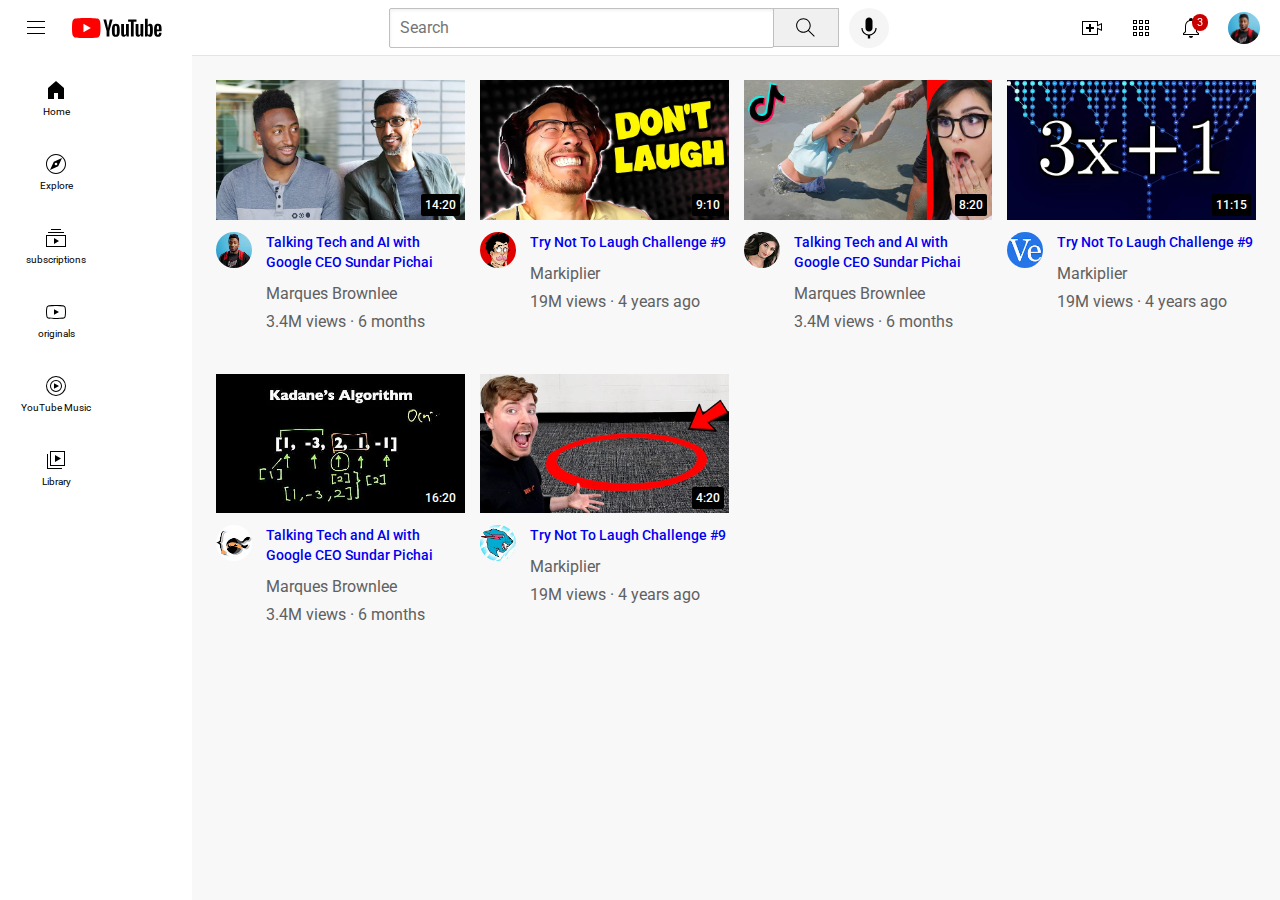
<file: index.html>
<!DOCTYPE html>
<html>
  <head>
    <link rel="preconnect" href="https://fonts.googleapis.com">
    <link rel="preconnect" href="https://fonts.gstatic.com" crossorigin>
    <link href="https://fonts.googleapis.com/css2?family=Roboto:wght@400;700&display=swap" rel="stylesheet">
    <link rel="stylesheet" href="styles/general.css">
    <link rel="stylesheet" href="styles/header.css">
    <link rel="stylesheet" href="styles/video.css">
    <link rel="stylesheet" href="styles/side-bar.css">
  </head>
  <body>
    <header class="header">
      <div class="left-section">
        <img class="hamburger-menu" src="icons/hamburger-menu.svg" alt="">
        <img class="youtube-logo" src="icons/youtube-logo.svg" alt="">

      </div>

      <div class="middle-section">
        <input class="search-bar" type="text" placeholder="Search">
        
        <button class="search-button">
          <img class="search-icon" src="icons/search.svg" alt="">
          <div class="tooltip">search</div>
        </button>
        <button class="voice-search-button">
          <img class="voice-search-ixon" src="icons/voice-search-icon.svg" alt="">
          <div class="tooltip">Search with your voice</div>
        </button>
      </div>
      <div class="right-section">
        <div class="upload-icon-container">
          <img class="upload-icon" src="icons/upload.svg" alt="">

          <div class="tooltip">Create</div>
        </div>
        <div class="youtube-apps-container">
          <img class="youtube-apps-icon" src="icons/youtube-apps.svg" alt="">
          <div class="tooltip">YouTube apps</div>
        </div>
        <div class="notifications-icon-container">
          <div class="notifications-container">
            <img class="notifications-icon" src="icons/notifications.svg" alt="">
            <div class="tooltip">notifications</div>
          </div>
          <div class="notifications-count">3</div>
        </div>
        <img class="current-user-picture" src="channel-pictures/channel-1.jpeg" alt="">
      </div>
    </header>
    
    <nav class="sidebar">
      <div class="sidebar-link">
        <img src="icons/home.svg" alt="">
        <div>Home</div>
      </div>
      <div class="sidebar-link">
        <img src="icons/explore.svg" alt="">
        <div>Explore</div>
      </div>
      <div class="sidebar-link">
        <img src="icons/subscriptions.svg" alt="">
        <div>subscriptions</div>
      </div>
      <div class="sidebar-link">
        <img src="icons/originals.svg" alt="">
        <div>originals</div>
      </div>
      <div class="sidebar-link">
        <img src="icons/youtube-music.svg" alt="">
        <div>YouTube Music</div>
      </div>
      <div class="sidebar-link">
        <img src="icons/library.svg" alt="">
        <div>Library</div>
      </div>
    </nav>
    
    
    <main>
      <section class="video-grid">

        <div class="video-preview"> 
        
          <div class="thumbnail-row">
            <img class="thumbnail" src="thumbnails/thumbnail-1.webp" alt="">
            <div class="video-time">14:20</div>
          </div>
      
          <div class="video-info-grid">
            <div class="channel-picture"> 
              <div class="profile-picture-container">
                <img class="profile-picture" src="channel-pictures/channel-1.jpeg" alt="">

              
                <div class="channel-tooltip">
                  <img class="channel-tooltip-picture" src="channel-pictures/channel-1.jpeg" alt="">
                  <div class="channel-tooltip-info">
                    <div class="channel-tooltip-name">Marques Brownlee    
                    </div>
                    <div class="channel-tooltip-stat">
                      15M subscribers
                    </div>
                    
                  </div>

                </div>
              </div>  
            </div>
            <div class="video-info">
              <p class="video-title"><a href="#"> Talking Tech and AI with Google CEO Sundar Pichai</a></p>
              <p class="video-author">Marques Brownlee</p>
              <p class="video-stats">3.4M views &#183; 6 months</p>
      
            </div>
          </div>  
        </div>
      
      
        <div class="video-preview"> 
          <div class="thumbnail-row">
            <img class="thumbnail" src="thumbnails/thumbnail-2.webp" alt="">
            <div class="video-time">9:10</div>
          </div>
          <div class="video-info-grid">
            <div class="channel-picture">
              <img class="profile-picture" src="channel-pictures/channel-2.jpeg" alt="">
      
            </div>
            <div class="video-info">
              <p class="video-title"><a href="#">Try Not To Laugh Challenge #9</a></p>
              <p class="video-author">Markiplier</p>
              <p class="video-stats">19M views &#183; 4 years ago</p>
      
            </div>
          </div>
        </div>
      
      
        <div class="video-preview"> 
        
          <div class="thumbnail-row">
            <img class="thumbnail" src="thumbnails/thumbnail-3.webp" alt="" >
            <div class="video-time">8:20</div>
          </div>
      
          <div class="video-info-grid">
            <div class="channel-picture">    
                <img class="profile-picture" src="channel-pictures/channel-3.jpeg" alt="">
            </div>
            <div class="video-info">
              <p class="video-title"><a href="#">Talking Tech and AI with Google CEO Sundar Pichai</a></p>
              <p class="video-author">Marques Brownlee</p>
              <p class="video-stats">3.4M views &#183; 6 months</p>
      
            </div>
          </div>  
        </div>
      
      
        <div class="video-preview"> 
          <div class="thumbnail-row">
            <img class="thumbnail" src="thumbnails/thumbnail-4.webp" alt="">
            <div class="video-time">11:15</div>
          </div>
          <div class="video-info-grid">
            <div class="channel-picture">
              <img class="profile-picture" src="channel-pictures/channel-4.jpeg" alt="">
      
            </div>
            <div class="video-info">
              <p class="video-title"><a href="#">Try Not To Laugh Challenge #9</a></p>
              <p class="video-author">Markiplier</p>
              <p class="video-stats">19M views &#183; 4 years ago</p>
          </div>
          </div>
          
      
      
          
        </div>
      
      
        <div class="video-preview"> 
        
          <div class="thumbnail-row">
            <img class="thumbnail" src="thumbnails/thumbnail-5.webp" alt="">
            <div class="video-time">16:20</div>
          </div>
      
          <div class="video-info-grid">
            <div class="channel-picture">    
                <img class="profile-picture" src="channel-pictures/channel-5.jpeg" alt="">
            </div>
            <div class="video-info">
              <p class="video-title"><a href="#">Talking Tech and AI with Google CEO Sundar Pichai</a></p>
              <p class="video-author">Marques Brownlee</p>
              <p class="video-stats">3.4M views &#183; 6 months</p>
      
            </div>
          </div>  
        </div>
      
      
        <div class="video-preview"> 
          <div class="thumbnail-row">
            <img class="thumbnail" src="thumbnails/thumbnail-6.webp" alt="">
            <div class="video-time">4:20</div>
          </div>
          <div class="video-info-grid">
            <div class="channel-picture">
              <img class="profile-picture" src="channel-pictures/channel-6.jpeg" alt="">
      
            </div>
            <div class="video-info">
              <p class="video-title"><a href="#">Try Not To Laugh Challenge #9</a></p>
              <p class="video-author">Markiplier</p>
              <p class="video-stats">19M views &#183; 4 years ago</p>
            </div>
          </div>
        </div>
      </section>
  </main>
  </body>
</html>
</file>
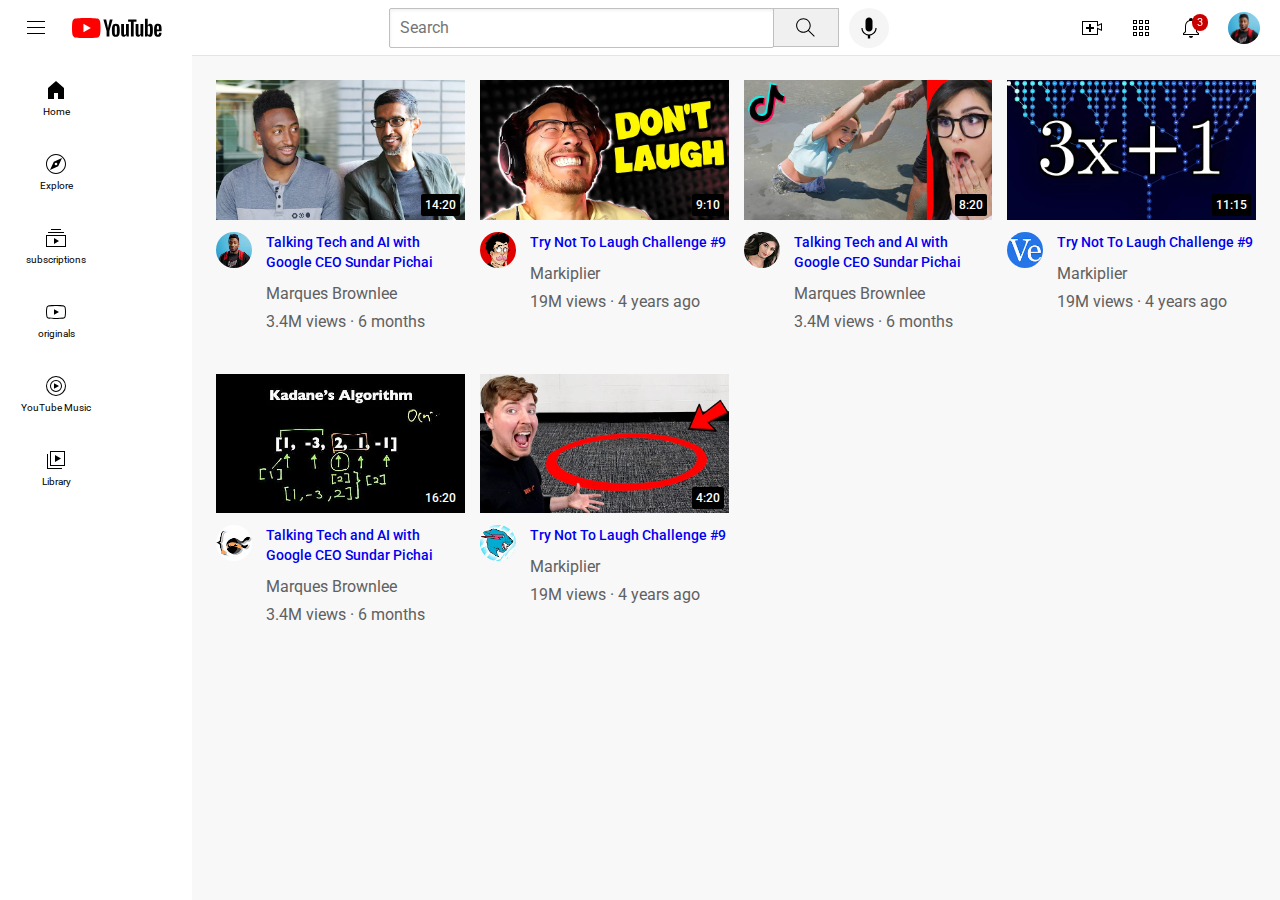
<file: YouTube.html>
<!DOCTYPE html>
<html>
  <head>
    <link rel="preconnect" href="https://fonts.googleapis.com">
    <link rel="preconnect" href="https://fonts.gstatic.com" crossorigin>
    <link href="https://fonts.googleapis.com/css2?family=Roboto:wght@400;700&display=swap" rel="stylesheet">
    <link rel="stylesheet" href="styles/general.css">
    <link rel="stylesheet" href="styles/header.css">
    <link rel="stylesheet" href="styles/video.css">
    <link rel="stylesheet" href="styles/side-bar.css">
  </head>
  <body>
    <header class="header">
      <div class="left-section">
        <img class="hamburger-menu" src="icons/hamburger-menu.svg" alt="">
        <img class="youtube-logo" src="icons/youtube-logo.svg" alt="">

      </div>

      <div class="middle-section">
        <input class="search-bar" type="text" placeholder="Search">
        
        <button class="search-button">
          <img class="search-icon" src="icons/search.svg" alt="">
          <div class="tooltip">search</div>
        </button>
        <button class="voice-search-button">
          <img class="voice-search-ixon" src="icons/voice-search-icon.svg" alt="">
          <div class="tooltip">Search with your voice</div>
        </button>
      </div>
      <div class="right-section">
        <div class="upload-icon-container">
          <img class="upload-icon" src="icons/upload.svg" alt="">

          <div class="tooltip">Create</div>
        </div>
        <div class="youtube-apps-container">
          <img class="youtube-apps-icon" src="icons/youtube-apps.svg" alt="">
          <div class="tooltip">YouTube apps</div>
        </div>
        <div class="notifications-icon-container">
          <div class="notifications-container">
            <img class="notifications-icon" src="icons/notifications.svg" alt="">
            <div class="tooltip">notifications</div>
          </div>
          <div class="notifications-count">3</div>
        </div>
        <img class="current-user-picture" src="channel-pictures/channel-1.jpeg" alt="">
      </div>
    </header>
    
    <nav class="sidebar">
      <div class="sidebar-link">
        <img src="icons/home.svg" alt="">
        <div>Home</div>
      </div>
      <div class="sidebar-link">
        <img src="icons/explore.svg" alt="">
        <div>Explore</div>
      </div>
      <div class="sidebar-link">
        <img src="icons/subscriptions.svg" alt="">
        <div>subscriptions</div>
      </div>
      <div class="sidebar-link">
        <img src="icons/originals.svg" alt="">
        <div>originals</div>
      </div>
      <div class="sidebar-link">
        <img src="icons/youtube-music.svg" alt="">
        <div>YouTube Music</div>
      </div>
      <div class="sidebar-link">
        <img src="icons/library.svg" alt="">
        <div>Library</div>
      </div>
    </nav>
    
    
    <main>
      <section class="video-grid">

        <div class="video-preview"> 
        
          <div class="thumbnail-row">
            <img class="thumbnail" src="thumbnails/thumbnail-1.webp" alt="">
            <div class="video-time">14:20</div>
          </div>
      
          <div class="video-info-grid">
            <div class="channel-picture"> 
              <div class="profile-picture-container">
                <img class="profile-picture" src="channel-pictures/channel-1.jpeg" alt="">

              
                <div class="channel-tooltip">
                  <img class="channel-tooltip-picture" src="channel-pictures/channel-1.jpeg" alt="">
                  <div class="channel-tooltip-info">
                    <div class="channel-tooltip-name">Marques Brownlee    
                    </div>
                    <div class="channel-tooltip-stat">
                      15M subscribers
                    </div>
                    
                  </div>

                </div>
              </div>  
            </div>
            <div class="video-info">
              <p class="video-title"><a href="#"> Talking Tech and AI with Google CEO Sundar Pichai</a></p>
              <p class="video-author">Marques Brownlee</p>
              <p class="video-stats">3.4M views &#183; 6 months</p>
      
            </div>
          </div>  
        </div>
      
      
        <div class="video-preview"> 
          <div class="thumbnail-row">
            <img class="thumbnail" src="thumbnails/thumbnail-2.webp" alt="">
            <div class="video-time">9:10</div>
          </div>
          <div class="video-info-grid">
            <div class="channel-picture">
              <img class="profile-picture" src="channel-pictures/channel-2.jpeg" alt="">
      
            </div>
            <div class="video-info">
              <p class="video-title"><a href="#">Try Not To Laugh Challenge #9</a></p>
              <p class="video-author">Markiplier</p>
              <p class="video-stats">19M views &#183; 4 years ago</p>
      
            </div>
          </div>
        </div>
      
      
        <div class="video-preview"> 
        
          <div class="thumbnail-row">
            <img class="thumbnail" src="thumbnails/thumbnail-3.webp" alt="" >
            <div class="video-time">8:20</div>
          </div>
      
          <div class="video-info-grid">
            <div class="channel-picture">    
                <img class="profile-picture" src="channel-pictures/channel-3.jpeg" alt="">
            </div>
            <div class="video-info">
              <p class="video-title"><a href="#">Talking Tech and AI with Google CEO Sundar Pichai</a></p>
              <p class="video-author">Marques Brownlee</p>
              <p class="video-stats">3.4M views &#183; 6 months</p>
      
            </div>
          </div>  
        </div>
      
      
        <div class="video-preview"> 
          <div class="thumbnail-row">
            <img class="thumbnail" src="thumbnails/thumbnail-4.webp" alt="">
            <div class="video-time">11:15</div>
          </div>
          <div class="video-info-grid">
            <div class="channel-picture">
              <img class="profile-picture" src="channel-pictures/channel-4.jpeg" alt="">
      
            </div>
            <div class="video-info">
              <p class="video-title"><a href="#">Try Not To Laugh Challenge #9</a></p>
              <p class="video-author">Markiplier</p>
              <p class="video-stats">19M views &#183; 4 years ago</p>
          </div>
          </div>
          
      
      
          
        </div>
      
      
        <div class="video-preview"> 
        
          <div class="thumbnail-row">
            <img class="thumbnail" src="thumbnails/thumbnail-5.webp" alt="">
            <div class="video-time">16:20</div>
          </div>
      
          <div class="video-info-grid">
            <div class="channel-picture">    
                <img class="profile-picture" src="channel-pictures/channel-5.jpeg" alt="">
            </div>
            <div class="video-info">
              <p class="video-title"><a href="#">Talking Tech and AI with Google CEO Sundar Pichai</a></p>
              <p class="video-author">Marques Brownlee</p>
              <p class="video-stats">3.4M views &#183; 6 months</p>
      
            </div>
          </div>  
        </div>
      
      
        <div class="video-preview"> 
          <div class="thumbnail-row">
            <img class="thumbnail" src="thumbnails/thumbnail-6.webp" alt="">
            <div class="video-time">4:20</div>
          </div>
          <div class="video-info-grid">
            <div class="channel-picture">
              <img class="profile-picture" src="channel-pictures/channel-6.jpeg" alt="">
      
            </div>
            <div class="video-info">
              <p class="video-title"><a href="#">Try Not To Laugh Challenge #9</a></p>
              <p class="video-author">Markiplier</p>
              <p class="video-stats">19M views &#183; 4 years ago</p>
            </div>
          </div>
        </div>
      </section>
  </main>
  </body>
</html>
</file>
<file: styles/general.css>
p{
  font-family: Roboto,Arial;
  margin-top: 0;
  margin-bottom: 0;
}
body{
  margin: 0;
  padding-top: 80px;
  padding-left: 96px;
  padding-right: 24px;
  background-color: rgb(248, 248, 248);
  font-family: Roboto,Arial;
  color: black;
}
</file>
<file: styles/header.css>
.header{
  height: 55px;
  display: flex;
  flex-direction: row;
  justify-content: space-between;
  position: fixed;
  background-color: white;
  right: 0;
  left: 0;
  top: 0;
  border-bottom: 1px solid rgb(228, 228,228);
  z-index: 100;
}
.left-section{
  display: flex;
  align-items: center;
  
}
.hamburger-menu{
  height: 24px;
  margin-left: 24px;
  margin-right: 24px;
}
.youtube-logo{
  height: 20px;
}
.middle-section{
  flex: 1;
  margin-left: 70px;
  margin-right: 35px;
  max-width: 500px;
  display: flex;
  align-items: center;
}
.search-bar{
  flex: 1;
  height: 36px;
  padding-left: 10px;
  font-size: 16px;
  border: 1px solid rgb(192, 192, 192);;
  border-radius: 2px;
  box-shadow: inset 1px 2px 3px rgba(0, 0, 0, 0.05);
  width: 0;
}
.search-bar::placeholder{
  font-family: roboto,Arial;
  font-size: 16px;
  
  
}

.search-button{
  height: 39px;
  width: 66px;
  background-color: rgb(240, 240,240);
  border-width: 1px;
  border-style: solid;
  border-color: rgb(192, 192, 192);
  margin-left: -1px;
  margin-right: 10px;
}
.search-button,
.voice-search-button,
.upload-icon-container,
.youtube-apps-container,
.notifications-container{
  position: relative;
  display: flex;
  justify-content: center;
  align-items: center;
  
}
.search-button .tooltip ,
.voice-search-button .tooltip,
.upload-icon-container .tooltip,
.youtube-apps-container .tooltip,
.notifications-container .tooltip{
  position: absolute;
  background-color: gray;
  color: white;
  padding: 4px 8px 4px 8px;
  border-radius: 2px;
  font-size: 12px;
  bottom: -30px;
  opacity: 0;
  pointer-events: none;
  transition: opacity 0.15s;
  white-space: nowrap;

}
.search-button:hover .tooltip,
.voice-search-button:hover .tooltip,
.upload-icon-container:hover .tooltip,
.youtube-apps-container:hover .tooltip,
.notifications-container:hover .tooltip{
  opacity: 1;

}
.search-icon{
  height: 25px;
}
.voice-search-button{
  height: 40px;
  width: 40px;
  border-radius: 20px;
  border: none;
  background-color: rgb(245, 245,245);
}


.voice-search-icon{
  height: 24px;
}
.right-section{
  width: 180px;
  display: flex;
  align-items: center;
  justify-content: space-between;
  margin-right: 20px;
  flex-shrink: 0;
}
.upload-icon,
.youtube-apps-icon,
.notifications-icon{
  height: 24px;
}
.notifications-icon-container{
  position: relative;
}
.notifications-count{
  position: absolute;
  top: -2px;
  right: -5px;
  color: white;
  background-color: rgb(200, 0, 0);
  font-family: roboto,Arial;
  font-size: 11px;
  padding: 2px 5px 2px 5px;
  border-radius: 10px;
  pointer-events: none;
  
}
.current-user-picture{
  height: 32px;
  border-radius: 16px;
  
}
</file>
<file: styles/video.css>
.video-title{
  margin-top: 0;
  font-size: 14px;
  font-weight: 500; /* rem to use roboto med*/
  line-height: 20px;
  margin-bottom: 10px;
}
.video-title a{
  text-decoration: none;
}

.thumbnail{
  width: 100%;
} 



.profile-picture{
  width: 36px;
  border-radius: 50px;
  
}
.thumbnail-row{
  margin-bottom:8px ;
  position: relative;
}
.video-author,
.video-stats{
  font-size: 12px;
  color: rgb(96,96,96);
}
@media (min-width: 1000px){
  .video-author,
  .video-stats{
    font-size: 16px;
    color: rgb(96,96,96);
    line-height: 24px;
  } 
  p{
    font-size: 14px;
  }
}
.video-author{
  margin-bottom: 4px;
}
.video-info-grid{
  display: grid;
  grid-template-columns: 50px 1fr;
}


.video-grid{
  display: grid;
  grid-template-columns: 1fr 1fr 1fr;
  column-gap: 15px;
  row-gap: 40px;
}
@media (min-width:1200px){
 .video-grid{
  margin-left: 120px;
 }
}
@media(max-width: 750px){
  .video-grid{
    grid-template-columns: 1fr 1fr;
  }
}
@media(min-width: 751px) and (max-width: 999px){
  .video-grid{
    grid-template-columns: 1fr 1fr 1fr;
  }

  
}
@media(min-width: 1000px){
  .video-grid{
    grid-template-columns: 1fr 1fr 1fr 1fr;
  }
}
.video-time{
  background-color: black;
  color: white;
  position: absolute;
  bottom: 8px;
  right: 5px;
  font-size: 12px;
  font-weight: 500;
  padding: 4px;
  border-radius: 2px;
}
.profile-picture-container{
  position: relative;
  display: inline-block;
}
.channel-tooltip{
  background-color: white;
  width: 200px;
  padding: 12px 12px;
  box-shadow: 2px 3px 10px rgba(0,0,0,0.3);
  border-radius: 6px;
  position: absolute;
  top: 44px;
  z-index: 300;
  display: flex;
  align-items: center;
  opacity: 0;
  pointer-events: none;
  transition: opacity 0.15s;
}
.profile-picture-container:hover .channel-tooltip{
  opacity: 1;
}
.channel-tooltip-name{
  font-weight: bold;
  color: black;
  font-size: 16px;
  margin-bottom: 8px;
}

.channel-tooltip-picture{
  width: 50px;
  height: 50px;
  border-radius: 25px;
}
.channel-tooltip-info{
  margin-left: 10px;
}
</file>
<file: styles/side-bar.css>
.sidebar{
  background-color:white;
  position: fixed;
  top: 55px;
  bottom: 0;
  left: 0;
  width: 72px;
  z-index: 200;
  padding-top: 5px;
}
@media (min-width: 1200px){
  .sidebar{
    padding-right: 100px;
    padding-left: 20px;
  }
}
.sidebar-link{
  height: 74px;
  display: flex;
  justify-content: center;
  align-items: center;
  flex-direction: column;
}
.sidebar-link:hover{
  background-color: lightgrey;
  cursor: pointer;
}
.sidebar-link img{
  height: 24px;
  margin-bottom: 4px;

}
.sidebar-link div{
  font-family: roboto,Arial;
  font-size: 10px;
}
</file>
